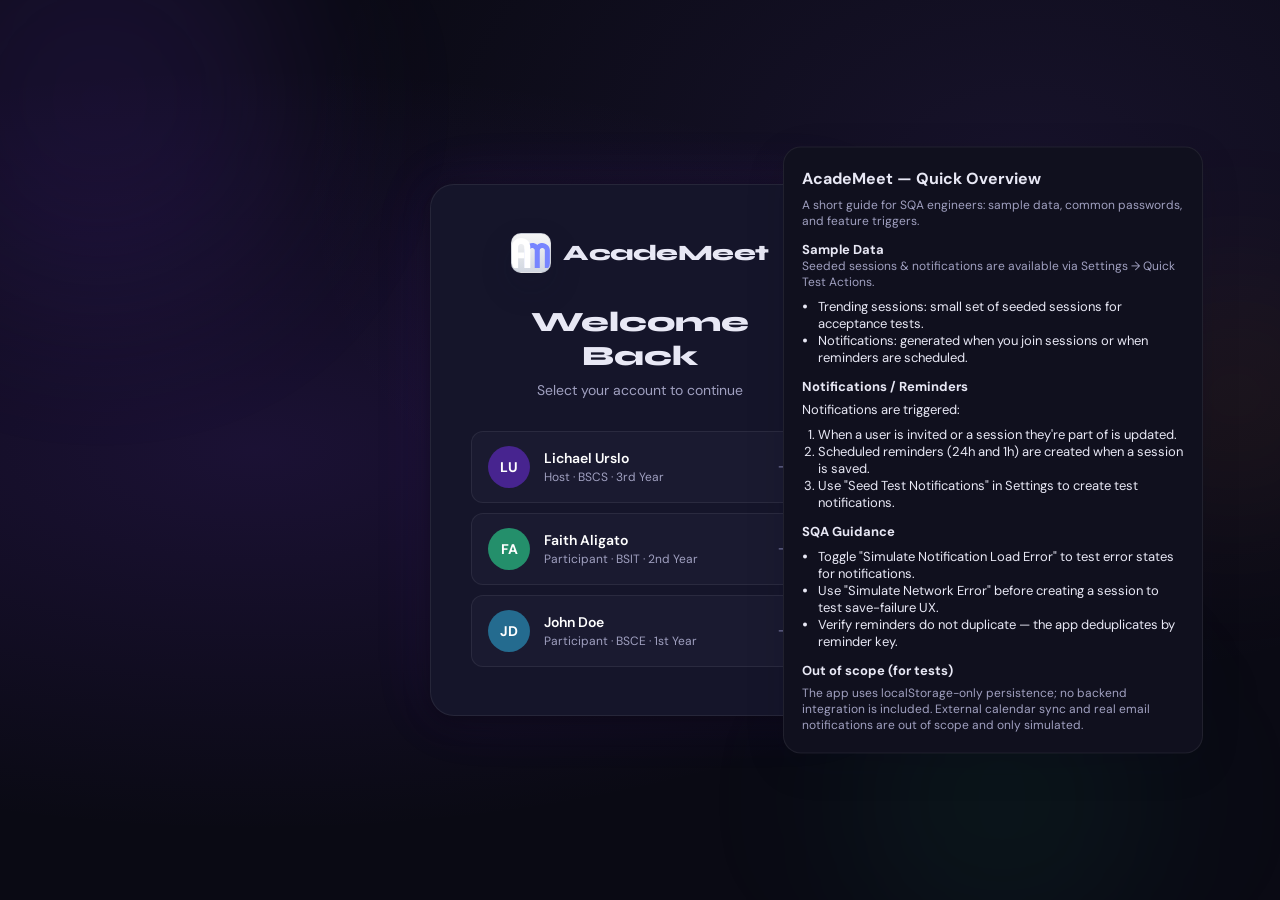
<file: index.html>
<!DOCTYPE html>
<html lang="en">
<head>
<meta charset="UTF-8">
<meta name="viewport" content="width=device-width, initial-scale=1.0">
<title>AcadeMeet</title>
<link rel="stylesheet" href="styles/01-tokens-base.css">
<link rel="stylesheet" href="styles/02-layout.css">
<link rel="stylesheet" href="styles/03-views.css">
<link rel="stylesheet" href="styles/04-ui.css">
<link href="https://fonts.googleapis.com/css2?family=Syne:wght@400;600;700;800&family=DM+Sans:opsz,wght@9..40,300;9..40,400;9..40,500;9..40,600&display=swap" rel="stylesheet">
</head>
<body>
<div id="app-root">
<script>
  // Redirect when this fragment is opened directly in the browser.
  if (window.top === window && /\/html\//i.test(window.location.pathname.replace(/\\/g, '/'))) {
    window.location.replace('../index.html');
  }
</script>

<div id="login-screen" class="login-screen">
  <div class="login-bg">
    <div class="bg-orb bg-orb-1"></div>
    <div class="bg-orb bg-orb-2"></div>
    <div class="bg-orb bg-orb-3"></div>
  </div>
  <div class="login-card">
    <div class="login-logo">
      <div class="logo-icon-wrap logo-icon-media">
        <img src="academeet-logo.svg" alt="AcadeMeet logo" class="logo-image" onerror="this.style.display='none';this.nextElementSibling.style.display='flex';">
        <span class="logo-fallback">Am</span>
      </div>
      <span class="logo-text-main">AcadeMeet</span>
    </div>
    <h1 class="login-title">Welcome Back</h1>
    <p class="login-sub">Select your account to continue</p>
    <div class="user-list" id="user-list"></div>
  </div>
  
  <!-- Right-side overview panel for SQA/QA guidance -->
  <aside class="login-overview" role="region" aria-label="AcadeMeet overview for testers">
    <h4>AcadeMeet — Quick Overview</h4>
    <div class="muted">A short guide for SQA engineers: sample data, common passwords, and feature triggers.</div>

    <div class="section">
      <strong>Sample Data</strong>
      <div class="muted">Seeded sessions & notifications are available via Settings → Quick Test Actions.</div>
      <ul style="margin:8px 0 0 16px;padding:0;font-size:13px;">
        <li>Trending sessions: small set of seeded sessions for acceptance tests.</li>
        <li>Notifications: generated when you join sessions or when reminders are scheduled.</li>
      </ul>
    </div>

    <div class="section">
      <strong>Notifications / Reminders</strong>
      <div style="margin-top:6px;font-size:13px;">Notifications are triggered:</div>
      <ol style="margin:8px 0 0 16px;font-size:13px;">
        <li>When a user is invited or a session they're part of is updated.</li>
        <li>Scheduled reminders (24h and 1h) are created when a session is saved.</li>
        <li>Use "Seed Test Notifications" in Settings to create test notifications.</li>
      </ol>
    </div>

    <div class="section">
      <strong>SQA Guidance</strong>
      <ul style="margin:8px 0 0 16px;padding:0;font-size:13px;">
        <li>Toggle "Simulate Notification Load Error" to test error states for notifications.</li>
        <li>Use "Simulate Network Error" before creating a session to test save-failure UX.</li>
        <li>Verify reminders do not duplicate — the app deduplicates by reminder key.</li>
      </ul>
    </div>

    <div class="section">
      <strong>Out of scope (for tests)</strong>
      <div class="muted" style="margin-top:6px;">The app uses localStorage-only persistence; no backend integration is included. External calendar sync and real email notifications are out of scope and only simulated.</div>
    </div>
  </aside>
</div>

<script>
  // Redirect when this fragment is opened directly in the browser.
  if (window.top === window && /\/html\//i.test(window.location.pathname.replace(/\\/g, '/'))) {
    window.location.replace('../index.html');
  }
</script>

<div id="app" class="app hidden">

  <!-- SIDEBAR -->
  <aside class="sidebar" id="sidebar">
    <div class="sidebar-logo">
      <div class="logo-icon-wrap sm logo-icon-media">
        <img src="academeet-logo.svg" alt="AcadeMeet logo" class="logo-image" onerror="this.style.display='none';this.nextElementSibling.style.display='flex';">
        <span class="logo-fallback">Am</span>
      </div>
    </div>
    <nav class="sidebar-nav">
      <a class="nav-item" data-nav="dashboard">
        <svg viewBox="0 0 24 24" fill="none" stroke="currentColor" stroke-width="2"><rect x="3" y="3" width="7" height="7" rx="1"/><rect x="14" y="3" width="7" height="7" rx="1"/><rect x="3" y="14" width="7" height="7" rx="1"/><rect x="14" y="14" width="7" height="7" rx="1"/></svg>
        Dashboard
      </a>
      <a class="nav-item" data-nav="sessions">
        <svg viewBox="0 0 24 24" fill="none" stroke="currentColor" stroke-width="2"><rect x="3" y="4" width="18" height="18" rx="2"/><path d="M16 2v4M8 2v4M3 10h18"/></svg>
        Sessions
      </a>
      <a class="nav-item" data-nav="profile">
        <svg viewBox="0 0 24 24" fill="none" stroke="currentColor" stroke-width="2"><circle cx="12" cy="8" r="4"/><path d="M4 20c0-4 3.6-7 8-7s8 3 8 7"/></svg>
        Profile
      </a>
      <a class="nav-item" data-nav="settings">
        <svg viewBox="0 0 24 24" fill="none" stroke="currentColor" stroke-width="2"><circle cx="12" cy="12" r="3"/><path d="M19.4 15a1.65 1.65 0 0 0 .33 1.82l.06.06a2 2 0 0 1-2.83 2.83l-.06-.06a1.65 1.65 0 0 0-1.82-.33 1.65 1.65 0 0 0-1 1.51V21a2 2 0 0 1-4 0v-.09A1.65 1.65 0 0 0 9 19.4a1.65 1.65 0 0 0-1.82.33l-.06.06a2 2 0 0 1-2.83-2.83l.06-.06A1.65 1.65 0 0 0 4.68 15a1.65 1.65 0 0 0-1.51-1H3a2 2 0 0 1 0-4h.09A1.65 1.65 0 0 0 4.6 9a1.65 1.65 0 0 0-.33-1.82l-.06-.06a2 2 0 0 1 2.83-2.83l.06.06A1.65 1.65 0 0 0 9 4.68a1.65 1.65 0 0 0 1-1.51V3a2 2 0 0 1 4 0v.09a1.65 1.65 0 0 0 1 1.51 1.65 1.65 0 0 0 1.82-.33l.06-.06a2 2 0 0 1 2.83 2.83l-.06.06A1.65 1.65 0 0 0 19.4 9a1.65 1.65 0 0 0 1.51 1H21a2 2 0 0 1 0 4h-.09a1.65 1.65 0 0 0-1.51 1z"/></svg>
        Settings
      </a>
    </nav>
    <div class="sidebar-footer">
      <button id="logout-btn" class="logout-btn">
        <svg viewBox="0 0 24 24" fill="none" stroke="currentColor" stroke-width="2"><path d="M9 21H5a2 2 0 0 1-2-2V5a2 2 0 0 1 2-2h4"/><polyline points="16 17 21 12 16 7"/><line x1="21" y1="12" x2="9" y2="12"/></svg>
        Logout
      </button>
    </div>
  </aside>

  <!-- MAIN WRAPPER -->
  <div class="main-wrapper">

    <!-- HEADER -->
    <header class="app-header">
      <div class="header-left">
        <h2 id="header-title">Dashboard</h2>
      </div>
      <div class="header-right">
        <!-- Notification Bell -->
        <div class="notif-wrapper" id="notif-wrapper">
          <button class="notif-btn" id="notif-btn" title="Notifications">
            <svg viewBox="0 0 24 24" fill="none" stroke="currentColor" stroke-width="2"><path d="M18 8A6 6 0 0 0 6 8c0 7-3 9-3 9h18s-3-2-3-9"/><path d="M13.73 21a2 2 0 0 1-3.46 0"/></svg>
            <span class="notif-badge hidden" id="notif-badge">0</span>
          </button>
          <!-- Notification Dropdown -->
          <div class="notif-dropdown hidden" id="notif-dropdown">
            <div class="notif-dropdown-header">
              <span class="notif-title-text">Notifications</span>
              <button class="mark-all-btn" id="mark-all-read-btn">Mark all as read</button>
            </div>
            <div class="notif-tabs-row">
              <button class="notif-tab active" data-ntab="all">All</button>
              <button class="notif-tab" data-ntab="unread">Unread <span class="unread-pill" id="unread-pill">0</span></button>
            </div>
            <div class="notif-error hidden" id="notif-error">
              <svg viewBox="0 0 24 24" fill="none" stroke="currentColor" stroke-width="2"><circle cx="12" cy="12" r="10"/><line x1="12" y1="8" x2="12" y2="12"/><line x1="12" y1="16" x2="12.01" y2="16"/></svg>
              Notifications could not be loaded. Please refresh.
            </div>
            <div class="notif-list" id="notif-list"></div>
            <div class="notif-empty hidden" id="notif-empty">
              <svg viewBox="0 0 24 24" fill="none" stroke="currentColor" stroke-width="2"><path d="M18 8A6 6 0 0 0 6 8c0 7-3 9-3 9h18s-3-2-3-9"/><path d="M13.73 21a2 2 0 0 1-3.46 0"/></svg>
              No notifications
            </div>
          </div>
        </div>
        <div class="header-user" id="header-user">
          <div class="user-avatar-sm" id="header-avatar">LU</div>
          <span id="header-username">Lichael Urslo</span>
        </div>
      </div>
    </header>

    <!-- ─── VIEWS ─── -->
    <div class="view-container">

      <!-- DASHBOARD -->
      <div class="view" id="view-dashboard">
        <div class="dashboard-hero">
          <div class="hero-text">
            <div class="hero-badge">Featured</div>
            <h1>Stay Organized,<br>Stay Ahead</h1>
            <p>Track your study sessions, manage notes, and achieve your academic goals effortlessly.</p>
            <div class="hero-pills">
              <span class="pill pill-outline">Organized</span>
              <span class="pill pill-filled">Focused</span>
              <span class="pill pill-outline">Productive</span>
            </div>
          </div>
          <div class="hero-visual">
            <div class="hero-blob"></div>
          </div>
        </div>
        <div class="dashboard-body">
          <div class="dashboard-main">
            <h3 class="section-title">Trending Sessions</h3>
            <div class="sessions-grid" id="trending-sessions">
              <div class="sessions-empty-state">No sessions yet. Create one!</div>
            </div>
          </div>
          <div class="dashboard-aside">
            <div class="reminders-card">
              <div class="reminders-header">
                <svg viewBox="0 0 24 24" fill="none" stroke="currentColor" stroke-width="2"><path d="M18 8A6 6 0 0 0 6 8c0 7-3 9-3 9h18s-3-2-3-9"/><path d="M13.73 21a2 2 0 0 1-3.46 0"/></svg>
                Reminders
              </div>
              <div id="reminders-list" class="reminders-list">
                <p class="reminders-empty">No upcoming reminders</p>
              </div>
            </div>
          </div>
        </div>
      </div>

      <!-- SESSIONS LIST -->
      <div class="view hidden" id="view-sessions">
        <div class="view-topbar">
          <div class="session-tabs-row">
            <button class="tab active" data-stab="available">Available Sessions</button>
            <button class="tab" data-stab="joined">Joined Sessions</button>
          </div>
          <button class="btn btn-primary" id="create-session-btn">
            <svg viewBox="0 0 24 24" fill="none" stroke="currentColor" stroke-width="2.5"><line x1="12" y1="5" x2="12" y2="19"/><line x1="5" y1="12" x2="19" y2="12"/></svg>
            Create Session
          </button>
        </div>
        <div class="sessions-grid" id="sessions-list"></div>
      </div>

      <!-- CREATE SESSION -->
      <div class="view hidden" id="view-create">
        <div class="create-topbar">
          <button class="btn-back" id="back-from-create">
            <svg viewBox="0 0 24 24" fill="none" stroke="currentColor" stroke-width="2"><polyline points="15 18 9 12 15 6"/></svg>
            Back
          </button>
          <button class="btn btn-primary" id="submit-session-btn">+ Create Session</button>
        </div>

        <div class="form-title-field">
          <div class="form-title-icon">
            <svg viewBox="0 0 24 24" fill="none" stroke="currentColor" stroke-width="2"><rect x="3" y="4" width="18" height="18" rx="2"/><path d="M16 2v4M8 2v4M3 10h18"/></svg>
          </div>
          <input type="text" id="f-title" class="form-title-input" placeholder="Enter a compelling session name...">
        </div>
        <span class="field-error hidden" id="err-title"></span>

        <div class="create-layout">
          <!-- LEFT PANEL -->
          <div class="create-panel create-panel-left">
            <div class="panel-header">
              <svg viewBox="0 0 24 24" fill="none" stroke="currentColor" stroke-width="2"><rect x="3" y="4" width="18" height="18" rx="2"/><path d="M16 2v4M8 2v4M3 10h18"/></svg>
              Session Details
            </div>

            <div class="form-group">
              <label class="form-label">
                <svg viewBox="0 0 24 24" fill="none" stroke="currentColor" stroke-width="2"><rect x="3" y="4" width="18" height="18" rx="2"/><path d="M16 2v4M8 2v4M3 10h18"/></svg>
                Date &amp; Time
              </label>
              <div class="date-row">
                <input type="date" id="f-date" class="form-input">
              </div>
              <div class="time-row">
                <div class="time-input-wrap">
                  <span class="time-label">Start</span>
                  <input type="time" id="f-start-time" class="form-input">
                </div>
                <div class="time-sep">—</div>
                <div class="time-input-wrap">
                  <span class="time-label">End</span>
                  <input type="time" id="f-end-time" class="form-input">
                </div>
              </div>
              <span class="field-error hidden" id="err-datetime"></span>
            </div>

            <div class="form-group">
              <label class="form-label">
                <svg viewBox="0 0 24 24" fill="none" stroke="currentColor" stroke-width="2"><circle cx="12" cy="10" r="3"/><path d="M12 2a8 8 0 0 0-8 8c0 5.4 7.05 11.5 7.35 11.76a1 1 0 0 0 1.3 0C13 21.5 20 15.4 20 10a8 8 0 0 0-8-8z"/></svg>
                Location
              </label>
              <input type="text" id="f-location" class="form-input" placeholder="e.g., Room 301, Online, https://meet.google.com/...">
              <span class="field-error hidden" id="err-location"></span>
            </div>

            <div class="form-group">
              <label class="form-label">
                <svg viewBox="0 0 24 24" fill="none" stroke="currentColor" stroke-width="2"><rect x="3" y="11" width="18" height="11" rx="2"/><path d="M7 11V7a5 5 0 0 1 10 0v4"/></svg>
                Privacy
              </label>
              <div class="radio-row">
                <label class="radio-opt">
                  <input type="radio" name="visibility" value="public" checked>
                  <span class="radio-dot"></span>
                  Public
                </label>
                <label class="radio-opt">
                  <input type="radio" name="visibility" value="private">
                  <span class="radio-dot"></span>
                  Private
                </label>
              </div>
            </div>

            <div class="form-group hidden" id="password-group">
              <label class="form-label">Session Password <span class="req-star">*</span></label>
              <input type="password" id="f-password" class="form-input" placeholder="Min 8 chars, 1 uppercase, 1 lowercase, 1 number">
              <span class="field-error hidden" id="err-password"></span>
            </div>

            <div class="form-group">
              <label class="form-label">
                <svg viewBox="0 0 24 24" fill="none" stroke="currentColor" stroke-width="2"><path d="M17 21v-2a4 4 0 0 0-4-4H5a4 4 0 0 0-4 4v2"/><circle cx="9" cy="7" r="4"/><path d="M23 21v-2a4 4 0 0 0-3-3.87"/><path d="M16 3.13a4 4 0 0 1 0 7.75"/></svg>
                Max Participants <span class="optional-tag">(Optional)</span>
              </label>
              <input type="number" id="f-limit" class="form-input" placeholder="e.g., 25">
              <span class="field-error hidden" id="err-limit"></span>
            </div>

            <div class="form-group">
              <label class="form-label">
                <svg viewBox="0 0 24 24" fill="none" stroke="currentColor" stroke-width="2"><circle cx="9" cy="7" r="4"/><path d="M17 21v-2a4 4 0 0 0-4-4H5a4 4 0 0 0-4 4v2"/><line x1="22" y1="11" x2="16" y2="11"/><line x1="19" y1="8" x2="19" y2="14"/></svg>
                Tags <span class="optional-tag">(Optional)</span>
              </label>
              <div class="tags-wrapper" id="tags-wrapper">
                <div class="tags-chips" id="tags-chips"></div>
                <input type="text" id="f-tag" class="tags-input" placeholder="Type and press Enter">
              </div>
              <span class="field-hint">Max 5 tags, 20 characters each</span>
              <span class="field-error hidden" id="err-tags"></span>
            </div>

            <div class="form-group">
              <label class="form-label">
                <svg viewBox="0 0 24 24" fill="none" stroke="currentColor" stroke-width="2"><circle cx="12" cy="12" r="10"/><line x1="12" y1="8" x2="12" y2="12"/><line x1="12" y1="16" x2="12.01" y2="16"/></svg>
                Session Notes <span class="optional-tag">(Optional)</span>
              </label>
              <p class="field-hint">Upload notes or materials for the session. Participants will be able to access them.</p>
              <input type="file" id="f-files" multiple accept=".pdf,.docx,.txt,.jpg,.png" style="display:none">
              <button type="button" class="btn-upload" id="upload-btn">+ Upload Notes</button>
              <div id="files-list" class="files-list"></div>
              <span class="field-error hidden" id="err-files"></span>
            </div>
          </div>

          <!-- RIGHT PANEL -->
          <div class="create-panel create-panel-right">
            <div class="panel-header">
              <svg viewBox="0 0 24 24" fill="none" stroke="currentColor" stroke-width="2"><path d="M14 2H6a2 2 0 0 0-2 2v16a2 2 0 0 0 2 2h12a2 2 0 0 0 2-2V8z"/><polyline points="14 2 14 8 20 8"/><line x1="16" y1="13" x2="8" y2="13"/><line x1="16" y1="17" x2="8" y2="17"/><polyline points="10 9 9 9 8 9"/></svg>
              Session Overview
            </div>
            <p class="panel-sub">Describe what participants will learn</p>
            <textarea id="f-overview" class="form-textarea" placeholder="Write a compelling overview of your session. Include the main topics, learning objectives, and what makes this session valuable..."></textarea>
            <span class="char-count" id="overview-count">0 characters</span>
          </div>
        </div>

        <!-- Dev/Test Controls -->
        <div class="dev-panel" id="dev-panel">
          <button class="dev-btn" id="simulate-error-btn" title="Simulate network error on next create">⚡ Simulate Network Error</button>
        </div>
      </div>

      <!-- SESSION DETAILS -->
      <div class="view hidden" id="view-details">
        <div class="create-topbar">
          <button class="btn-back" id="back-from-details">
            <svg viewBox="0 0 24 24" fill="none" stroke="currentColor" stroke-width="2"><polyline points="15 18 9 12 15 6"/></svg>
            Back
          </button>
          <div class="details-btn-group" id="details-btn-group"></div>
        </div>
        <div id="session-detail-body"></div>
      </div>

      <!-- PROFILE -->
      <div class="view hidden" id="view-profile">
        <div class="profile-layout">
          <div class="profile-sidebar-panel">
            <div class="profile-avatar-xl" id="profile-avatar-xl">LU</div>
            <h2 id="profile-name-display">Lichael Urslo</h2>
            <div class="profile-meta-row">
              <svg viewBox="0 0 24 24" fill="none" stroke="currentColor" stroke-width="2"><path d="M22 10v6M2 10l10-5 10 5-10 5z"/><path d="M6 12v5c3 3 9 3 12 0v-5"/></svg>
              CIT-U University
            </div>
            <div class="profile-meta-row" id="profile-program-row">
              <svg viewBox="0 0 24 24" fill="none" stroke="currentColor" stroke-width="2"><rect x="2" y="7" width="20" height="14" rx="2"/><path d="M16 21V5a2 2 0 0 0-2-2h-4a2 2 0 0 0-2 2v16"/></svg>
              BSCS · 3rd Year
            </div>
            <p class="profile-bio-text">No bio yet.</p>
            <div class="profile-stats-row">
              <div class="pstat"><span class="pstat-num">0</span><span class="pstat-lbl">Followers</span></div>
              <div class="pstat"><span class="pstat-num">0</span><span class="pstat-lbl">Following</span></div>
            </div>
            <button class="btn btn-outline btn-full">Manage Followers</button>
          </div>
          <div class="profile-main-panel">
            <div class="profile-tabs-row">
              <button class="tab active" data-ptab="sessions">Sessions</button>
              <button class="tab" data-ptab="notes">Notes</button>
            </div>
            <div class="sessions-grid" id="profile-sessions-grid"></div>
          </div>
        </div>
      </div>

      <!-- SETTINGS -->
      <div class="view hidden" id="view-settings">
        <h2 class="section-title">Settings</h2>
        <div class="settings-card">
          <h3>Developer & Test Controls</h3>
          <p class="settings-desc">These controls simulate system behaviors for QA testing.</p>
          <div class="settings-row">
            <div>
              <strong>Simulate Notification Load Error</strong>
              <p>Forces an error when opening the notification dropdown (TC-AM-010 F2)</p>
            </div>
            <label class="toggle-switch">
              <input type="checkbox" id="toggle-notif-error">
              <span class="toggle-slider"></span>
            </label>
          </div>
          <div class="settings-row">
            <div>
              <strong>Simulate Session Save Error</strong>
              <p>Forces an error on next session creation attempt (TC-AM-016 F1)</p>
            </div>
            <label class="toggle-switch">
              <input type="checkbox" id="toggle-save-error">
              <span class="toggle-slider"></span>
            </label>
          </div>
          <hr class="settings-divider">
          <h3>Quick Test Actions</h3>
          <div class="settings-actions">
            <button class="btn btn-outline" id="btn-seed-sessions">Seed Sample Sessions</button>
            <button class="btn btn-outline" id="btn-clear-data">Clear All Data</button>
            <button class="btn btn-outline" id="btn-seed-notifs">Generate Test Notifications</button>
          </div>
        </div>
      </div>

    </div><!-- end view-container -->
  </div><!-- end main-wrapper -->
</div><!-- end app -->

<script>
  // Redirect when this fragment is opened directly in the browser.
  if (window.top === window && /\/html\//i.test(window.location.pathname.replace(/\\/g, '/'))) {
    window.location.replace('../index.html');
  }
</script>

<div id="toast-container"></div>

<!-- ═══════════════════════════════ MODAL OVERLAY ═══════════════════════════════ -->
<div id="modal-overlay" class="modal-overlay hidden">
  <div class="modal-box" id="modal-box"></div>
</div>
</div>
<script defer src="scripts/01-core.js"></script>
<script defer src="scripts/02-notifications.js"></script>
<script defer src="scripts/03-features.js"></script>
<script defer src="scripts/04-bootstrap.js"></script>
</body>
</html>
</file>
<file: styles/01-tokens-base.css>
/* ═══════════════════════════════════════════════════════
   ACADEMEET — STYLE.CSS
   Dark academic aesthetic · Electric purple · Deep navy
═══════════════════════════════════════════════════════ */

/* ── CSS VARIABLES ─────────────────────────────────── */
:root {
  --bg-base:       #0a0a14;
  --bg-surface:    #10101e;
  --bg-card:       #15152a;
  --bg-card-hover: #1c1c35;
  --bg-input:      #1a1a30;
  --bg-sidebar:    #0d0d1f;

  --accent:        #7c3aed;
  --accent-bright: #8b5cf6;
  --accent-glow:   rgba(124,58,237,0.25);
  --accent-soft:   rgba(139,92,246,0.12);

  --emerald:       #10b981;
  --emerald-soft:  rgba(16,185,129,0.15);
  --amber:         #f59e0b;
  --amber-soft:    rgba(245,158,11,0.15);
  --rose:          #ef4444;
  --rose-soft:     rgba(239,68,68,0.12);

  --text-primary:  #e8e8f5;
  --text-secondary:#a0a0c0;
  --text-muted:    #64648a;

  --border:        rgba(255,255,255,0.07);
  --border-accent: rgba(124,58,237,0.4);

  --radius-sm:     6px;
  --radius-md:     12px;
  --radius-lg:     18px;
  --radius-xl:     24px;

  --shadow-card:   0 4px 24px rgba(0,0,0,0.4);
  --shadow-glow:   0 0 24px rgba(124,58,237,0.3);

  --sidebar-w:     220px;
  --header-h:      64px;

  --font-display:  'Syne', sans-serif;
  --font-body:     'DM Sans', sans-serif;

  --transition:    all 0.2s cubic-bezier(0.4,0,0.2,1);
}

/* ── RESET ──────────────────────────────────────────── */
*, *::before, *::after { box-sizing: border-box; margin: 0; padding: 0; }
html { font-size: 15px; scroll-behavior: smooth; }
body {
  font-family: var(--font-body);
  background: var(--bg-base);
  color: var(--text-primary);
  min-height: 100vh;
  overflow-x: hidden;
  -webkit-font-smoothing: antialiased;
}
a { text-decoration: none; color: inherit; cursor: pointer; }
button { cursor: pointer; font-family: var(--font-body); border: none; background: none; }
input, textarea, select { font-family: var(--font-body); }
.hidden { display: none !important; }

/* ── SCROLLBAR ──────────────────────────────────────── */
::-webkit-scrollbar { width: 5px; height: 5px; }
::-webkit-scrollbar-track { background: transparent; }
::-webkit-scrollbar-thumb { background: var(--accent); border-radius: 99px; }
</file>
<file: styles/02-layout.css>
/* ══════════════════════════════════════════════════════
   LOGIN SCREEN
══════════════════════════════════════════════════════ */
.login-screen {
  min-height: 100vh;
  display: flex;
  align-items: center;
  justify-content: center;
  position: relative;
  overflow: hidden;
}
.login-bg {
  position: absolute; inset: 0;
  background: radial-gradient(ellipse at 20% 50%, rgba(124,58,237,0.15) 0%, transparent 60%),
              radial-gradient(ellipse at 80% 20%, rgba(139,92,246,0.1) 0%, transparent 50%);
}
.bg-orb {
  position: absolute;
  border-radius: 50%;
  filter: blur(80px);
  animation: floatOrb 8s ease-in-out infinite;
}
.bg-orb-1 { width:400px;height:400px;background:rgba(124,58,237,0.12);top:-100px;left:-100px;animation-delay:0s; }
.bg-orb-2 { width:300px;height:300px;background:rgba(16,185,129,0.07);bottom:-50px;right:10%;animation-delay:-3s; }
.bg-orb-3 { width:250px;height:250px;background:rgba(245,158,11,0.06);top:30%;right:-80px;animation-delay:-5s; }
@keyframes floatOrb {
  0%,100% { transform: translate(0,0) scale(1); }
  50% { transform: translate(20px,15px) scale(1.05); }
}
.login-card {
  position: relative;
  background: var(--bg-card);
  border: 1px solid var(--border);
  border-radius: var(--radius-xl);
  padding: 48px 40px;
  width: min(420px, 90vw);
  box-shadow: var(--shadow-card), 0 0 60px rgba(124,58,237,0.1);
  animation: slideUp 0.5s cubic-bezier(0.34,1.56,0.64,1);
}
@keyframes slideUp {
  from { opacity:0; transform:translateY(30px) scale(0.96); }
  to   { opacity:1; transform:translateY(0) scale(1); }
}
.login-logo {
  display: flex; align-items: center; gap: 12px;
  margin-bottom: 32px;
  justify-content: center;
}
.logo-icon-wrap {
  width: 40px; height: 40px;
  background: var(--accent);
  border-radius: 10px;
  display: flex; align-items: center; justify-content: center;
  font-family: var(--font-display);
  font-weight: 800; font-size: 14px;
  color: white;
  box-shadow: 0 4px 16px var(--accent-glow);
  flex-shrink: 0;
}
.logo-icon-media {
  position: relative;
  overflow: hidden;
}
.logo-image {
  width: 100%;
  height: 100%;
  object-fit: contain;
  display: block;
}
.logo-fallback {
  width: 100%;
  height: 100%;
  display: none;
  align-items: center;
  justify-content: center;
}
.login-card .logo-icon-media {
  background: linear-gradient(180deg, rgba(255,255,255,0.96), rgba(226,232,240,0.92));
  border: 1px solid rgba(15,23,42,0.08);
  box-shadow: 0 14px 32px rgba(15,23,42,0.18);
}
.login-card .logo-icon-media .logo-fallback {
  color: var(--accent);
}
.logo-icon-wrap.sm { width:32px;height:32px;font-size:12px; }
.logo-text-main {
  font-family: var(--font-display);
  font-weight: 800; font-size: 22px;
  color: var(--text-primary);
  letter-spacing: -0.5px;
}
.login-title {
  font-family: var(--font-display);
  font-size: 28px; font-weight: 800;
  color: var(--text-primary);
  margin-bottom: 8px;
  text-align: center;
}
.login-sub {
  color: var(--text-secondary);
  font-size: 14px;
  text-align: center;
  margin-bottom: 32px;
}
.user-list { display: flex; flex-direction: column; gap: 10px; }
.user-btn {
  display: flex; align-items: center; gap: 14px;
  padding: 14px 16px;
  background: var(--bg-input);
  border: 1px solid var(--border);
  border-radius: var(--radius-md);
  cursor: pointer;
  transition: var(--transition);
  text-align: left; width: 100%;
}
.user-btn:hover {
  border-color: var(--accent);
  background: var(--accent-soft);
  transform: translateX(4px);
}
.user-btn-avatar {
  width: 42px; height: 42px;
  border-radius: 50%;
  background: var(--accent);
  display: flex; align-items: center; justify-content: center;
  font-weight: 700; font-size: 14px; color: white;
  flex-shrink: 0;
}
.user-btn-info { flex: 1; }
.user-btn-name { font-weight: 600; font-size: 14px; }
.user-btn-role { font-size: 12px; color: var(--text-secondary); margin-top: 2px; }
.user-btn-arrow { color: var(--text-muted); font-size: 18px; }

/* Ensure user account names on the login card have strong contrast */
.login-card .user-btn-name {
  color: #ffffff; /* explicit white for contrast against the login card */
}

/* Login overview panel (right side help for SQA/QA) */
.login-overview {
  position: absolute;
  right: 6%;
  top: 50%;
  transform: translateY(-50%);
  width: min(420px, 38vw);
  background: var(--bg-surface);
  border: 1px solid var(--border);
  border-radius: var(--radius-lg);
  padding: 20px 18px;
  box-shadow: 0 12px 40px rgba(2,6,23,0.12);
  z-index: 30;
  font-size: 13px;
  color: var(--text-primary);
}
.login-overview h4 { margin: 0 0 8px 0; font-size: 16px; }
.login-overview .muted { color: var(--text-secondary); font-size: 12px; }
.login-overview .section { margin-top: 12px; }
.login-overview .kbd { background: var(--bg-input); padding: 4px 8px; border-radius: 6px; font-weight: 700; font-size: 12px; }

/* Hide on narrow screens to keep login compact */
@media (max-width: 900px) {
  .login-overview { display: none; }
  .login-card { width: min(520px, 92vw); }
}

/* ══════════════════════════════════════════════════════
   APP LAYOUT
══════════════════════════════════════════════════════ */
.app {
  display: flex;
  min-height: 100vh;
}

/* ── SIDEBAR ─────────────────────────────────────────── */
.sidebar {
  width: var(--sidebar-w);
  background: var(--bg-sidebar);
  border-right: 1px solid var(--border);
  display: flex; flex-direction: column;
  padding: 20px 12px;
  position: fixed; top: 0; left: 0; bottom: 0;
  z-index: 100;
}
.sidebar-logo {
  display: flex; align-items: center; gap: 10px;
  padding: 8px 12px;
  margin-bottom: 28px;
}
.sidebar-nav {
  display: flex; flex-direction: column; gap: 4px;
  flex: 1;
}
.nav-item {
  display: flex; align-items: center; gap: 10px;
  padding: 10px 14px;
  border-radius: var(--radius-md);
  font-size: 14px; font-weight: 500;
  color: var(--text-secondary);
  cursor: pointer;
  transition: var(--transition);
}
.nav-item svg { width: 18px; height: 18px; flex-shrink: 0; }
.nav-item:hover { background: var(--accent-soft); color: var(--text-primary); }
.nav-item.active {
  background: var(--accent-soft);
  color: var(--accent-bright);
  border-left: 3px solid var(--accent);
}
.sidebar-footer { padding-top: 12px; border-top: 1px solid var(--border); }
.logout-btn {
  display: flex; align-items: center; gap: 10px;
  padding: 10px 14px; width: 100%;
  color: var(--text-secondary); font-size: 14px;
  border-radius: var(--radius-md);
  transition: var(--transition);
}
.logout-btn svg { width: 18px; height: 18px; }
.logout-btn:hover { background: var(--rose-soft); color: var(--rose); }

/* ── MAIN WRAPPER ─────────────────────────────────────── */
.main-wrapper {
  margin-left: var(--sidebar-w);
  flex: 1;
  display: flex; flex-direction: column;
  min-height: 100vh;
}

/* ── HEADER ──────────────────────────────────────────── */
.app-header {
  height: var(--header-h);
  background: var(--bg-surface);
  border-bottom: 1px solid var(--border);
  display: flex; align-items: center; justify-content: space-between;
  padding: 0 28px;
  position: sticky; top: 0; z-index: 90;
}
.header-left h2 {
  font-family: var(--font-display);
  font-size: 18px; font-weight: 700;
}
.header-right { display: flex; align-items: center; gap: 16px; }
.header-user { display: flex; align-items: center; gap: 10px; }
.user-avatar-sm {
  width: 34px; height: 34px;
  border-radius: 50%;
  background: var(--accent);
  display: flex; align-items: center; justify-content: center;
  font-size: 12px; font-weight: 700; color: white;
  flex-shrink: 0;
}
#header-username { font-size: 14px; font-weight: 500; }

/* ── NOTIFICATION BELL ─────────────────────────────────── */
.notif-wrapper { position: relative; }
.notif-btn {
  width: 38px; height: 38px;
  border-radius: 50%;
  background: var(--bg-card);
  border: 1px solid var(--border);
  display: flex; align-items: center; justify-content: center;
  color: var(--text-secondary);
  transition: var(--transition);
  position: relative;
}
.notif-btn svg { width: 18px; height: 18px; }
.notif-btn:hover { border-color: var(--accent); color: var(--accent-bright); }
.notif-badge {
  position: absolute; top: -4px; right: -4px;
  background: var(--rose);
  color: white; font-size: 10px; font-weight: 700;
  width: 18px; height: 18px;
  border-radius: 50%;
  display: flex; align-items: center; justify-content: center;
  border: 2px solid var(--bg-surface);
  animation: badgePop 0.3s cubic-bezier(0.34,1.56,0.64,1);
}
@keyframes badgePop { from{transform:scale(0)}to{transform:scale(1)} }

/* ── NOTIFICATION DROPDOWN ─────────────────────────────── */
.notif-dropdown {
  position: absolute; top: calc(100% + 10px); right: 0;
  width: 380px;
  background: var(--bg-card);
  border: 1px solid var(--border);
  border-radius: var(--radius-lg);
  box-shadow: var(--shadow-card), 0 0 40px rgba(0,0,0,0.5);
  z-index: 200;
  animation: dropIn 0.2s ease;
  overflow: hidden;
}
@keyframes dropIn { from{opacity:0;transform:translateY(-8px)}to{opacity:1;transform:translateY(0)} }
.notif-dropdown-header {
  display: flex; align-items: center; justify-content: space-between;
  padding: 16px 16px 0;
}
.notif-title-text { font-family: var(--font-display); font-weight: 700; font-size: 15px; }
.mark-all-btn {
  font-size: 12px; color: var(--accent-bright);
  background: none; border: none; cursor: pointer;
  font-family: var(--font-body);
}
.mark-all-btn:hover { text-decoration: underline; }
.notif-tabs-row { display: flex; gap: 8px; padding: 12px 16px 8px; border-bottom: 1px solid var(--border); }
.notif-tab {
  padding: 5px 14px;
  border-radius: 99px;
  font-size: 13px; font-weight: 500;
  color: var(--text-secondary);
  background: transparent;
  border: 1px solid transparent;
  transition: var(--transition);
}
.notif-tab.active { background: var(--accent); color: white; }
.notif-tab:not(.active):hover { border-color: var(--border); color: var(--text-primary); }
.unread-pill {
  display: inline-flex; align-items: center; justify-content: center;
  background: var(--accent); color: white;
  font-size: 10px; font-weight: 700;
  width: 16px; height: 16px; border-radius: 50%;
  margin-left: 4px;
}
.notif-list { max-height: 360px; overflow-y: auto; padding: 8px 0; }
.notif-item {
  display: flex; align-items: flex-start; gap: 10px;
  padding: 10px 16px;
  border-bottom: 1px solid var(--border);
  transition: var(--transition);
  cursor: pointer;
  position: relative;
}
.notif-item:last-child { border-bottom: none; }
.notif-item:hover { background: var(--accent-soft); }
.notif-item.unread { background: rgba(124,58,237,0.05); }
.notif-unread-dot {
  width: 8px; height: 8px; border-radius: 50%;
  background: var(--accent-bright);
  flex-shrink: 0; margin-top: 5px;
}
.notif-item-icon {
  width: 32px; height: 32px; border-radius: 8px;
  display: flex; align-items: center; justify-content: center;
  flex-shrink: 0; font-size: 15px;
}
.notif-icon-reminder  { background: var(--amber-soft); color: var(--amber); }
.notif-icon-update    { background: var(--accent-soft); color: var(--accent-bright); }
.notif-icon-comment   { background: rgba(100,180,255,0.12); color: #60a5fa; }
.notif-icon-joined    { background: var(--emerald-soft); color: var(--emerald); }
.notif-icon-cancelled { background: var(--rose-soft); color: var(--rose); }
.notif-item-body { flex: 1; min-width: 0; }
.notif-item-msg { font-size: 13px; line-height: 1.4; margin-bottom: 4px; }
.notif-item-time { font-size: 11px; color: var(--text-muted); }
.notif-item-actions { display: flex; gap: 8px; margin-top: 6px; }
.notif-view-btn {
  font-size: 11px; color: var(--accent-bright);
  padding: 2px 8px; border-radius: 4px;
  border: 1px solid var(--accent-glow);
  background: var(--accent-soft);
  transition: var(--transition);
}
.notif-view-btn:hover { background: var(--accent); color: white; }
.notif-dismiss-btn {
  font-size: 11px; color: var(--text-muted);
  padding: 2px 8px; border-radius: 4px;
  border: 1px solid transparent;
  transition: var(--transition);
}
.notif-dismiss-btn:hover { border-color: var(--border); color: var(--text-secondary); }
.notif-item-menu { position: absolute; top: 10px; right: 12px; }
.notif-menu-btn {
  color: var(--text-muted); font-size: 16px;
  width: 22px; height: 22px;
  border-radius: 4px; display: flex; align-items: center; justify-content: center;
  transition: var(--transition);
}
.notif-menu-btn:hover { background: var(--border); color: var(--text-primary); }
.notif-error {
  display: flex; align-items: center; gap: 8px;
  padding: 14px 16px;
  background: var(--rose-soft);
  color: var(--rose);
  font-size: 13px;
  border-bottom: 1px solid var(--border);
}
.notif-error svg { width: 16px; height: 16px; flex-shrink: 0; }
.notif-empty {
  display: flex; flex-direction: column; align-items: center; gap: 8px;
  padding: 32px 16px;
  color: var(--text-muted); font-size: 13px;
}
.notif-empty svg { width: 32px; height: 32px; opacity: 0.4; }

/* ══════════════════════════════════════════════════════
   VIEW CONTAINER
══════════════════════════════════════════════════════ */
.view-container { flex: 1; overflow-y: auto; }
.view { padding: 28px; animation: fadeIn 0.25s ease; }
.view.hidden { display: none; }
@keyframes fadeIn { from{opacity:0;transform:translateY(6px)}to{opacity:1;transform:translateY(0)} }
</file>
<file: styles/03-views.css>
/* ══════════════════════════════════════════════════════
   DASHBOARD
══════════════════════════════════════════════════════ */
.dashboard-hero {
  background: linear-gradient(135deg, rgba(124,58,237,0.2) 0%, rgba(16,185,129,0.08) 100%);
  border: 1px solid var(--border-accent);
  border-radius: var(--radius-xl);
  padding: 36px 40px;
  display: flex; align-items: center; justify-content: space-between;
  margin-bottom: 32px;
  overflow: hidden; position: relative;
}
.dashboard-hero::before {
  content:''; position:absolute; inset:0;
  background: url("data:image/svg+xml,%3Csvg width='40' height='40' xmlns='http://www.w3.org/2000/svg'%3E%3Ccircle cx='20' cy='20' r='1' fill='rgba(255,255,255,0.03)'/%3E%3C/svg%3E");
}
.hero-badge {
  display: inline-flex; align-items: center; gap: 5px;
  background: var(--accent); color: white;
  font-size: 11px; font-weight: 700; letter-spacing: 1px; text-transform: uppercase;
  padding: 4px 10px; border-radius: 99px;
  margin-bottom: 14px;
}
.hero-text h1 {
  font-family: var(--font-display);
  font-size: 30px; font-weight: 800;
  line-height: 1.15; margin-bottom: 10px;
}
.hero-text p { color: var(--text-secondary); font-size: 14px; max-width: 320px; margin-bottom: 20px; }
.hero-pills { display: flex; gap: 8px; flex-wrap: wrap; }
.pill {
  padding: 5px 14px; border-radius: 99px; font-size: 12px; font-weight: 600;
  transition: var(--transition);
}
.pill-outline { border: 1px solid var(--border-accent); color: var(--accent-bright); }
.pill-filled  { background: var(--accent); color: white; }
.hero-visual {
  position: relative; flex-shrink: 0;
}
.hero-blob {
  width: 120px; height: 120px; border-radius: 50%;
  background: radial-gradient(circle, rgba(124,58,237,0.4), rgba(16,185,129,0.2));
  filter: blur(20px);
  animation: pulse 4s ease-in-out infinite;
}
@keyframes pulse {
  0%,100%{transform:scale(1);opacity:0.7}
  50%{transform:scale(1.1);opacity:1}
}
.dashboard-body { display: grid; grid-template-columns: 1fr 280px; gap: 24px; }
.section-title {
  font-family: var(--font-display);
  font-size: 16px; font-weight: 700;
  margin-bottom: 16px;
}
.reminders-card {
  background: var(--bg-card);
  border: 1px solid var(--border);
  border-radius: var(--radius-lg);
  padding: 20px;
}
.reminders-header {
  display: flex; align-items: center; gap: 8px;
  font-family: var(--font-display); font-weight: 700; font-size: 14px;
  margin-bottom: 16px;
}
.reminders-header svg { width: 16px; height: 16px; color: var(--accent-bright); }
.reminders-empty { color: var(--text-muted); font-size: 13px; }
.reminder-item {
  display: flex; align-items: flex-start; gap: 10px;
  padding: 10px;
  background: var(--bg-input);
  border-radius: var(--radius-md);
  margin-bottom: 8px;
  border: 1px solid var(--border);
}
.reminder-icon {
  width: 30px; height: 30px; border-radius: 8px;
  background: var(--amber-soft);
  display: flex; align-items: center; justify-content: center;
  font-size: 14px; flex-shrink: 0;
}
.reminder-text { font-size: 12px; }
.reminder-title { font-weight: 600; }
.reminder-time { color: var(--text-secondary); margin-top: 2px; }

/* ══════════════════════════════════════════════════════
   SESSIONS GRID & CARDS
══════════════════════════════════════════════════════ */
.sessions-grid {
  display: grid;
  grid-template-columns: repeat(auto-fill, minmax(260px, 1fr));
  gap: 16px;
}
.sessions-empty-state {
  grid-column: 1/-1;
  text-align: center;
  padding: 60px 20px;
  color: var(--text-muted);
  font-size: 14px;
}
.session-card {
  background: var(--bg-card);
  border: 1px solid var(--border);
  border-radius: var(--radius-lg);
  overflow: hidden;
  cursor: pointer;
  transition: var(--transition);
  position: relative;
}
.session-card:hover {
  border-color: var(--accent);
  transform: translateY(-3px);
  box-shadow: 0 8px 32px rgba(0,0,0,0.4), 0 0 20px var(--accent-glow);
}
.session-card-thumb {
  height: 100px;
  background: linear-gradient(135deg, #1e1050 0%, #0d2d20 100%);
  position: relative;
  display: flex; align-items: center; justify-content: center;
  overflow: hidden;
}
.session-card-thumb-inner {
  width: 100%; height: 100%;
  background: linear-gradient(135deg,
    hsl(var(--hue, 260), 50%, 20%) 0%,
    hsl(calc(var(--hue, 260) + 40), 50%, 15%) 100%);
  display: flex; align-items: center; justify-content: center;
}
.session-card-status {
  position: absolute; top: 8px; left: 8px;
  display: flex; align-items: center; gap: 4px;
  font-size: 10px; font-weight: 700;
  padding: 3px 8px; border-radius: 99px;
  text-transform: uppercase; letter-spacing: 0.5px;
}
.status-active { background: var(--emerald-soft); color: var(--emerald); border: 1px solid rgba(16,185,129,0.3); }
.status-full   { background: var(--amber-soft); color: var(--amber); border: 1px solid rgba(245,158,11,0.3); }
.status-cancelled { background: var(--rose-soft); color: var(--rose); border: 1px solid rgba(239,68,68,0.3); }
.session-privacy-badge {
  position: absolute; top: 8px; right: 8px;
  font-size: 10px; font-weight: 700;
  padding: 3px 8px; border-radius: 99px;
  background: rgba(0,0,0,0.5); color: white;
  display: flex; align-items: center; gap: 4px;
}
.session-card-body { padding: 14px; }
.session-card-title {
  font-family: var(--font-display);
  font-weight: 700; font-size: 14px;
  margin-bottom: 8px; line-height: 1.3;
}
.session-card-meta {
  display: flex; flex-direction: column; gap: 4px;
  font-size: 12px; color: var(--text-secondary);
}
.session-meta-row {
  display: flex; align-items: center; gap: 6px;
}
.session-meta-row svg { width: 12px; height: 12px; flex-shrink: 0; }
.session-card-tags { display: flex; gap: 4px; flex-wrap: wrap; margin-top: 8px; }
.tag-chip {
  font-size: 11px; padding: 2px 8px;
  background: var(--accent-soft); color: var(--accent-bright);
  border-radius: 4px; border: 1px solid var(--accent-glow);
}

/* ══════════════════════════════════════════════════════
   SESSION TABS / VIEW TOPBAR
══════════════════════════════════════════════════════ */
.view-topbar {
  display: flex; align-items: center; justify-content: space-between;
  margin-bottom: 20px;
}
.session-tabs-row { display: flex; gap: 6px; }
.tab {
  padding: 8px 18px;
  border-radius: 99px;
  font-size: 13px; font-weight: 500;
  color: var(--text-secondary);
  border: 1px solid var(--border);
  background: transparent;
  transition: var(--transition);
}
.tab.active { background: var(--accent); color: white; border-color: var(--accent); }
.tab:not(.active):hover { border-color: var(--accent); color: var(--text-primary); }

/* ══════════════════════════════════════════════════════
   CREATE SESSION FORM
══════════════════════════════════════════════════════ */
.create-topbar {
  display: flex; align-items: center; justify-content: space-between;
  margin-bottom: 24px;
}
.btn-back {
  display: flex; align-items: center; gap: 6px;
  font-size: 13px; color: var(--text-secondary);
  padding: 7px 14px;
  border: 1px solid var(--border);
  border-radius: var(--radius-md);
  transition: var(--transition);
}
.btn-back svg { width: 16px; height: 16px; }
.btn-back:hover { border-color: var(--accent); color: var(--text-primary); }
.form-title-field {
  display: flex; align-items: center; gap: 14px;
  margin-bottom: 6px;
}
.form-title-icon {
  width: 40px; height: 40px;
  background: var(--accent-soft);
  border-radius: 10px;
  display: flex; align-items: center; justify-content: center;
  flex-shrink: 0;
}
.form-title-icon svg { width: 20px; height: 20px; color: var(--accent-bright); }
.form-title-input {
  flex: 1; background: transparent; border: none;
  font-family: var(--font-display); font-size: 22px; font-weight: 700;
  color: var(--text-primary);
  outline: none;
}
.form-title-input::placeholder { color: var(--text-muted); }
.create-layout {
  display: grid; grid-template-columns: 1fr 380px; gap: 20px;
  margin-top: 20px;
}
.create-panel {
  background: var(--bg-card);
  border: 1px solid var(--border);
  border-radius: var(--radius-lg);
  padding: 24px;
}
.panel-header {
  display: flex; align-items: center; gap: 8px;
  font-family: var(--font-display); font-weight: 700; font-size: 14px;
  padding-bottom: 16px;
  margin-bottom: 20px;
  border-bottom: 1px solid var(--border);
}
.panel-header svg { width: 18px; height: 18px; color: var(--accent-bright); }
.panel-sub { font-size: 13px; color: var(--text-muted); margin-bottom: 12px; }
.form-group { margin-bottom: 20px; }
.form-label {
  display: flex; align-items: center; gap: 6px;
  font-size: 13px; font-weight: 600;
  color: var(--text-secondary);
  margin-bottom: 8px;
}
.form-label svg { width: 14px; height: 14px; flex-shrink: 0; }
.req-star { color: var(--rose); }
.optional-tag { font-weight: 400; color: var(--text-muted); font-size: 11px; }
.form-input {
  width: 100%; padding: 10px 14px;
  background: var(--bg-input);
  border: 1px solid var(--border);
  border-radius: var(--radius-md);
  color: var(--text-primary); font-size: 14px;
  transition: var(--transition);
  outline: none;
}
.form-input:focus { border-color: var(--accent); box-shadow: 0 0 0 3px var(--accent-glow); }
.form-input.error { border-color: var(--rose); }
.form-textarea {
  width: 100%; min-height: 320px; padding: 14px;
  background: var(--bg-input);
  border: 1px solid var(--border);
  border-radius: var(--radius-md);
  color: var(--text-primary); font-size: 13px; line-height: 1.6;
  resize: vertical; outline: none;
  transition: var(--transition);
}
.form-textarea:focus { border-color: var(--accent); box-shadow: 0 0 0 3px var(--accent-glow); }
.date-row, .time-row { display: flex; gap: 8px; }
.time-row { align-items: center; margin-top: 8px; }
.time-input-wrap { flex: 1; position: relative; }
.time-label {
  font-size: 10px; color: var(--text-muted); font-weight: 600;
  text-transform: uppercase; letter-spacing: 0.5px;
  display: block; margin-bottom: 4px;
}
.time-sep { color: var(--text-muted); font-size: 16px; padding-top: 18px; }
.radio-row { display: flex; gap: 20px; }
.radio-opt {
  display: flex; align-items: center; gap: 8px;
  cursor: pointer; font-size: 14px;
}
.radio-opt input[type="radio"] { accent-color: var(--accent); width: 16px; height: 16px; }
.field-error {
  font-size: 12px; color: var(--rose);
  margin-top: 5px; display: flex; align-items: center; gap: 4px;
}
.field-hint { font-size: 12px; color: var(--text-muted); margin-bottom: 8px; margin-top: -4px; }
.char-count { font-size: 11px; color: var(--text-muted); display: block; text-align: right; margin-top: 6px; }

/* Tags */
.tags-wrapper {
  min-height: 44px; padding: 6px 10px;
  background: var(--bg-input);
  border: 1px solid var(--border);
  border-radius: var(--radius-md);
  display: flex; flex-wrap: wrap; gap: 6px; align-items: center;
  cursor: text; transition: var(--transition);
}
.tags-wrapper:focus-within { border-color: var(--accent); box-shadow: 0 0 0 3px var(--accent-glow); }
.tags-chips { display: flex; flex-wrap: wrap; gap: 5px; }
.tag-item {
  display: flex; align-items: center; gap: 5px;
  background: var(--accent-soft); color: var(--accent-bright);
  border: 1px solid var(--accent-glow);
  border-radius: 4px; padding: 2px 8px; font-size: 12px; font-weight: 500;
}
.tag-remove {
  background: none; border: none; color: var(--accent-bright);
  cursor: pointer; padding: 0; font-size: 14px; line-height: 1;
  opacity: 0.7; transition: var(--transition);
}
.tag-remove:hover { opacity: 1; }
.tags-input {
  flex: 1; min-width: 80px; background: none; border: none; outline: none;
  font-size: 13px; color: var(--text-primary); padding: 2px 0;
}
.tags-input::placeholder { color: var(--text-muted); }

/* File Upload */
.btn-upload {
  padding: 9px 18px;
  background: var(--bg-input);
  border: 1px dashed var(--border);
  border-radius: var(--radius-md);
  color: var(--text-secondary); font-size: 13px;
  transition: var(--transition); width: 100%;
  text-align: center;
}
.btn-upload:hover { border-color: var(--accent); color: var(--accent-bright); background: var(--accent-soft); }
.files-list { margin-top: 8px; display: flex; flex-direction: column; gap: 6px; }
.file-item {
  display: flex; align-items: center; gap: 8px;
  padding: 8px 12px;
  background: var(--bg-input); border: 1px solid var(--border);
  border-radius: var(--radius-sm); font-size: 12px;
}
.file-icon { font-size: 16px; }
.file-name { flex: 1; overflow: hidden; text-overflow: ellipsis; white-space: nowrap; }
.file-size { color: var(--text-muted); flex-shrink: 0; }
.file-remove {
  color: var(--text-muted); font-size: 16px;
  cursor: pointer; transition: var(--transition);
  flex-shrink: 0;
}
.file-remove:hover { color: var(--rose); }
.dev-panel { margin-top: 20px; display: flex; justify-content: flex-end; }
.dev-btn {
  font-size: 12px; padding: 6px 12px;
  background: var(--amber-soft); color: var(--amber);
  border: 1px solid rgba(245,158,11,0.3); border-radius: var(--radius-sm);
  transition: var(--transition);
}
.dev-btn:hover { background: var(--amber); color: #000; }

/* ══════════════════════════════════════════════════════
   SESSION DETAILS
══════════════════════════════════════════════════════ */
.details-btn-group { display: flex; gap: 8px; }
.session-detail-layout {
  display: grid; grid-template-columns: 260px 1fr 300px; gap: 20px;
}
.detail-card {
  background: var(--bg-card); border: 1px solid var(--border);
  border-radius: var(--radius-lg); padding: 20px;
}
.detail-card-title {
  font-family: var(--font-display); font-weight: 700; font-size: 14px;
  margin-bottom: 16px; padding-bottom: 12px; border-bottom: 1px solid var(--border);
  display: flex; align-items: center; gap: 8px;
}
.detail-card-title svg { width: 16px; height: 16px; color: var(--accent-bright); }
.detail-session-title {
  font-family: var(--font-display); font-size: 20px; font-weight: 800;
  margin-bottom: 12px; line-height: 1.2;
}
.session-meta-list { display: flex; flex-direction: column; gap: 10px; }
.session-meta-item {
  display: flex; align-items: center; gap: 8px;
  font-size: 13px; color: var(--text-secondary);
}
.session-meta-item svg { width: 14px; height: 14px; flex-shrink: 0; color: var(--accent-bright); }
.session-meta-item a { color: var(--accent-bright); text-decoration: underline; }
.session-badges { display: flex; gap: 6px; margin-top: 14px; flex-wrap: wrap; }
.badge {
  display: inline-flex; align-items: center; gap: 4px;
  padding: 4px 10px; border-radius: 99px;
  font-size: 11px; font-weight: 600;
}
.badge-public    { background: var(--emerald-soft); color: var(--emerald); }
.badge-private   { background: var(--amber-soft); color: var(--amber); }
.badge-full      { background: var(--rose-soft); color: var(--rose); }
.badge-cancelled { background: var(--rose-soft); color: var(--rose); }
.tag-chip-sm { font-size: 11px; padding: 2px 8px; background: var(--accent-soft); color: var(--accent-bright); border-radius: 4px; }
.notes-file-item {
  display: flex; align-items: center; gap: 8px; padding: 8px 12px;
  background: var(--bg-input); border: 1px solid var(--border);
  border-radius: var(--radius-sm); font-size: 12px; margin-top: 6px;
}
.notes-file-item a { color: var(--accent-bright); text-decoration: underline; }
.overview-text { font-size: 14px; line-height: 1.7; color: var(--text-secondary); }
.session-expired-banner {
  background: var(--rose-soft); border: 1px solid rgba(239,68,68,0.3);
  border-radius: var(--radius-md); padding: 12px 16px;
  color: var(--rose); font-size: 13px; font-weight: 600;
  margin-bottom: 16px; display: flex; align-items: center; gap: 8px;
}
.session-expired-banner svg { width: 16px; height: 16px; flex-shrink: 0; }

/* Comments */
.comment-form { display: flex; flex-direction: column; gap: 8px; margin-bottom: 16px; }
.comment-input {
  width: 100%; padding: 10px 14px;
  background: var(--bg-input); border: 1px solid var(--border);
  border-radius: var(--radius-md); color: var(--text-primary);
  font-size: 13px; resize: none; outline: none; min-height: 70px;
  font-family: var(--font-body);
}
.comment-input:focus { border-color: var(--accent); }
.comment-item {
  padding: 12px; background: var(--bg-input);
  border: 1px solid var(--border); border-radius: var(--radius-md);
  margin-bottom: 8px;
}
.comment-header { display: flex; align-items: center; gap: 8px; margin-bottom: 6px; }
.comment-avatar {
  width: 24px; height: 24px; border-radius: 50%;
  background: var(--accent); display: flex; align-items: center; justify-content: center;
  font-size: 10px; font-weight: 700; color: white; flex-shrink: 0;
}
.comment-author { font-size: 12px; font-weight: 600; }
.comment-time { font-size: 11px; color: var(--text-muted); }
.comment-body { font-size: 13px; color: var(--text-secondary); line-height: 1.5; }
.comment-actions { margin-top: 8px; display: flex; gap: 8px; }
.comment-reply-btn {
  font-size: 11px; color: var(--text-muted);
  padding: 2px 8px; border-radius: 4px; border: 1px solid var(--border);
  transition: var(--transition);
}
.comment-reply-btn:hover { color: var(--accent-bright); border-color: var(--accent-glow); }
.reply-list { margin-top: 8px; margin-left: 16px; display: flex; flex-direction: column; gap: 6px; }
.reply-form {
  margin-top: 8px; margin-left: 16px; display: flex; gap: 8px;
}
.reply-input {
  flex: 1; padding: 7px 12px; background: var(--bg-card);
  border: 1px solid var(--border); border-radius: var(--radius-sm);
  color: var(--text-primary); font-size: 12px; outline: none;
  font-family: var(--font-body);
}
.reply-input:focus { border-color: var(--accent); }

/* ══════════════════════════════════════════════════════
   PROFILE
══════════════════════════════════════════════════════ */
.profile-layout { display: grid; grid-template-columns: 260px 1fr; gap: 24px; }
.profile-sidebar-panel {
  background: var(--bg-card); border: 1px solid var(--border);
  border-radius: var(--radius-lg); padding: 24px;
  display: flex; flex-direction: column; align-items: center;
  text-align: center;
}
.profile-avatar-xl {
  width: 80px; height: 80px; border-radius: 50%;
  background: var(--accent);
  display: flex; align-items: center; justify-content: center;
  font-family: var(--font-display); font-weight: 700; font-size: 24px;
  color: white; margin-bottom: 14px;
  box-shadow: 0 0 0 4px var(--accent-glow);
}
.profile-sidebar-panel h2 { font-family: var(--font-display); font-size: 18px; font-weight: 700; margin-bottom: 8px; }
.profile-meta-row {
  display: flex; align-items: center; gap: 6px;
  font-size: 12px; color: var(--text-secondary);
  margin-bottom: 4px;
}
.profile-meta-row svg { width: 12px; height: 12px; color: var(--accent-bright); }
.profile-bio-text { font-size: 13px; color: var(--text-muted); margin: 14px 0; }
.profile-stats-row { display: flex; gap: 32px; margin-bottom: 16px; }
.pstat { display: flex; flex-direction: column; align-items: center; gap: 2px; }
.pstat-num { font-family: var(--font-display); font-weight: 800; font-size: 20px; }
.pstat-lbl { font-size: 11px; color: var(--text-muted); }
.profile-main-panel { min-width: 0; }
.profile-tabs-row { display: flex; gap: 6px; margin-bottom: 20px; }

/* ══════════════════════════════════════════════════════
   SETTINGS
══════════════════════════════════════════════════════ */
.settings-card {
  background: var(--bg-card); border: 1px solid var(--border);
  border-radius: var(--radius-lg); padding: 28px;
  max-width: 600px;
}
.settings-card h3 {
  font-family: var(--font-display); font-weight: 700; font-size: 15px;
  margin-bottom: 6px;
}
.settings-desc { font-size: 13px; color: var(--text-muted); margin-bottom: 20px; }
.settings-row {
  display: flex; align-items: center; justify-content: space-between;
  padding: 14px 0;
  border-bottom: 1px solid var(--border);
  gap: 16px;
}
.settings-row > div { flex: 1; }
.settings-row strong { display: block; font-size: 14px; margin-bottom: 4px; }
.settings-row p { font-size: 12px; color: var(--text-muted); }
.settings-divider { border-color: var(--border); margin: 20px 0; }
.settings-actions { display: flex; gap: 10px; flex-wrap: wrap; }
.toggle-switch { position: relative; display: inline-block; width: 44px; height: 24px; flex-shrink: 0; }
.toggle-switch input { opacity: 0; width: 0; height: 0; }
.toggle-slider {
  position: absolute; cursor: pointer; inset: 0;
  background: var(--bg-input); border: 1px solid var(--border);
  border-radius: 99px; transition: var(--transition);
}
.toggle-slider:before {
  content: ''; position: absolute;
  width: 16px; height: 16px; border-radius: 50%;
  background: var(--text-muted); left: 3px; top: 3px;
  transition: var(--transition);
}
.toggle-switch input:checked + .toggle-slider { background: var(--accent); border-color: var(--accent); }
.toggle-switch input:checked + .toggle-slider:before { transform: translateX(20px); background: white; }
</file>
<file: styles/04-ui.css>
/* ══════════════════════════════════════════════════════
   BUTTONS
══════════════════════════════════════════════════════ */
.btn {
  display: inline-flex; align-items: center; gap: 7px;
  padding: 9px 20px; border-radius: var(--radius-md);
  font-size: 13px; font-weight: 600;
  transition: var(--transition);
  cursor: pointer; border: none;
}
.btn svg { width: 16px; height: 16px; }
.btn-primary {
  background: var(--accent); color: white;
  box-shadow: 0 4px 14px var(--accent-glow);
}
.btn-primary:hover { background: var(--accent-bright); transform: translateY(-1px); box-shadow: 0 6px 20px var(--accent-glow); }
.btn-primary:disabled { opacity: 0.5; cursor: not-allowed; transform: none; }
.btn-outline {
  background: transparent; color: var(--text-primary);
  border: 1px solid var(--border);
}
.btn-outline:hover { border-color: var(--accent); color: var(--accent-bright); }
.btn-danger {
  background: var(--rose-soft); color: var(--rose);
  border: 1px solid rgba(239,68,68,0.3);
}
.btn-danger:hover { background: var(--rose); color: white; }
.btn-sm { padding: 6px 14px; font-size: 12px; }
.btn-full { width: 100%; justify-content: center; }

/* ══════════════════════════════════════════════════════
   TOAST
══════════════════════════════════════════════════════ */
#toast-container {
  position: fixed; bottom: 24px; right: 24px;
  display: flex; flex-direction: column; gap: 8px;
  z-index: 9999;
}
.toast {
  display: flex; align-items: center; gap: 10px;
  padding: 12px 18px;
  background: var(--bg-card);
  border-radius: var(--radius-md);
  border: 1px solid var(--border);
  box-shadow: var(--shadow-card);
  font-size: 13px; min-width: 260px; max-width: 360px;
  animation: toastIn 0.35s cubic-bezier(0.34,1.56,0.64,1);
  transition: var(--transition);
}
@keyframes toastIn { from{opacity:0;transform:translateX(40px)}to{opacity:1;transform:translateX(0)} }
.toast-success { border-color: rgba(16,185,129,0.4); }
.toast-error   { border-color: rgba(239,68,68,0.4); }
.toast-info    { border-color: var(--border-accent); }
.toast-icon    { font-size: 16px; flex-shrink: 0; }
.toast.fadeOut { opacity: 0; transform: translateX(40px); }

/* ══════════════════════════════════════════════════════
   MODAL
══════════════════════════════════════════════════════ */
.modal-overlay {
  position: fixed; inset: 0;
  background: rgba(0,0,0,0.7);
  backdrop-filter: blur(6px);
  display: flex; align-items: center; justify-content: center;
  z-index: 999;
  animation: fadeInOverlay 0.2s ease;
}
@keyframes fadeInOverlay { from{opacity:0}to{opacity:1} }
.modal-box {
  background: var(--bg-card);
  border: 1px solid var(--border);
  border-radius: var(--radius-xl);
  padding: 28px;
  width: min(440px, 90vw);
  box-shadow: var(--shadow-card);
  animation: slideUp 0.3s cubic-bezier(0.34,1.56,0.64,1);
}
.modal-title {
  font-family: var(--font-display); font-weight: 700; font-size: 18px;
  margin-bottom: 10px;
}
.modal-desc { font-size: 14px; color: var(--text-secondary); margin-bottom: 20px; line-height: 1.5; }
.modal-actions { display: flex; justify-content: flex-end; gap: 10px; margin-top: 20px; }
.modal-form-group { margin-bottom: 14px; }
.modal-label { font-size: 13px; font-weight: 600; color: var(--text-secondary); margin-bottom: 6px; display: block; }

/* ══════════════════════════════════════════════════════
   UTILITY
══════════════════════════════════════════════════════ */
.text-accent { color: var(--accent-bright); }
.text-muted  { color: var(--text-muted); }
.text-sm     { font-size: 12px; }
.mt-8  { margin-top: 8px; }
.mt-12 { margin-top: 12px; }
.mt-16 { margin-top: 16px; }
.flex-center { display: flex; align-items: center; gap: 8px; }
.participants-count { font-size: 12px; color: var(--text-secondary); display: flex; align-items: center; gap: 5px; margin-bottom: 12px; }
.participants-count svg { width: 13px; height: 13px; }

/* ══════════════════════════════════════════════════════
   RESPONSIVE
══════════════════════════════════════════════════════ */
@media (max-width: 900px) {
  :root { --sidebar-w: 60px; }
  .sidebar-logo .logo-text-main,
  .nav-item span:not(svg),
  .logout-btn span { display: none; }
  .nav-item { justify-content: center; padding: 10px; }
  .logout-btn { justify-content: center; padding: 10px; }
  .dashboard-body { grid-template-columns: 1fr; }
  .create-layout { grid-template-columns: 1fr; }
  .session-detail-layout { grid-template-columns: 1fr; }
  .profile-layout { grid-template-columns: 1fr; }
}
@media (max-width: 600px) {
  .sessions-grid { grid-template-columns: 1fr; }
  .notif-dropdown { width: 90vw; right: -10px; }
}
</file>
